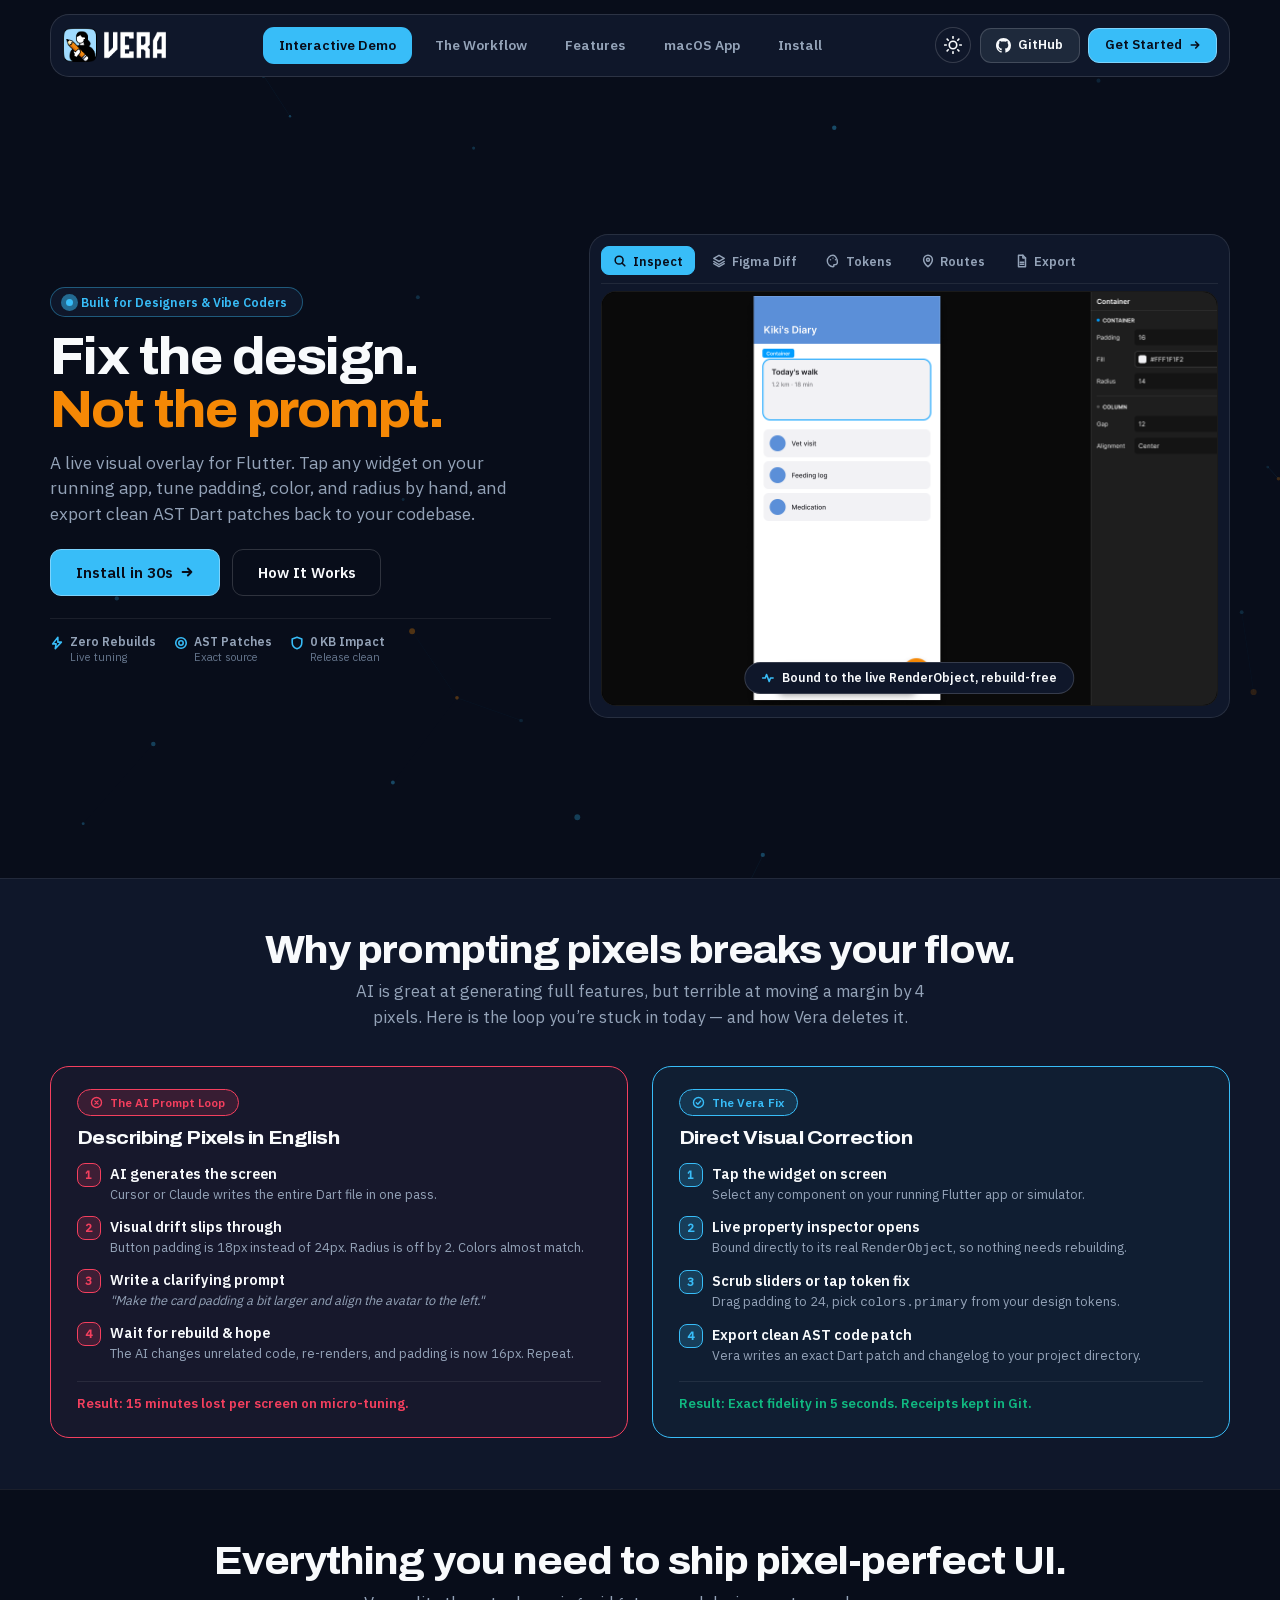
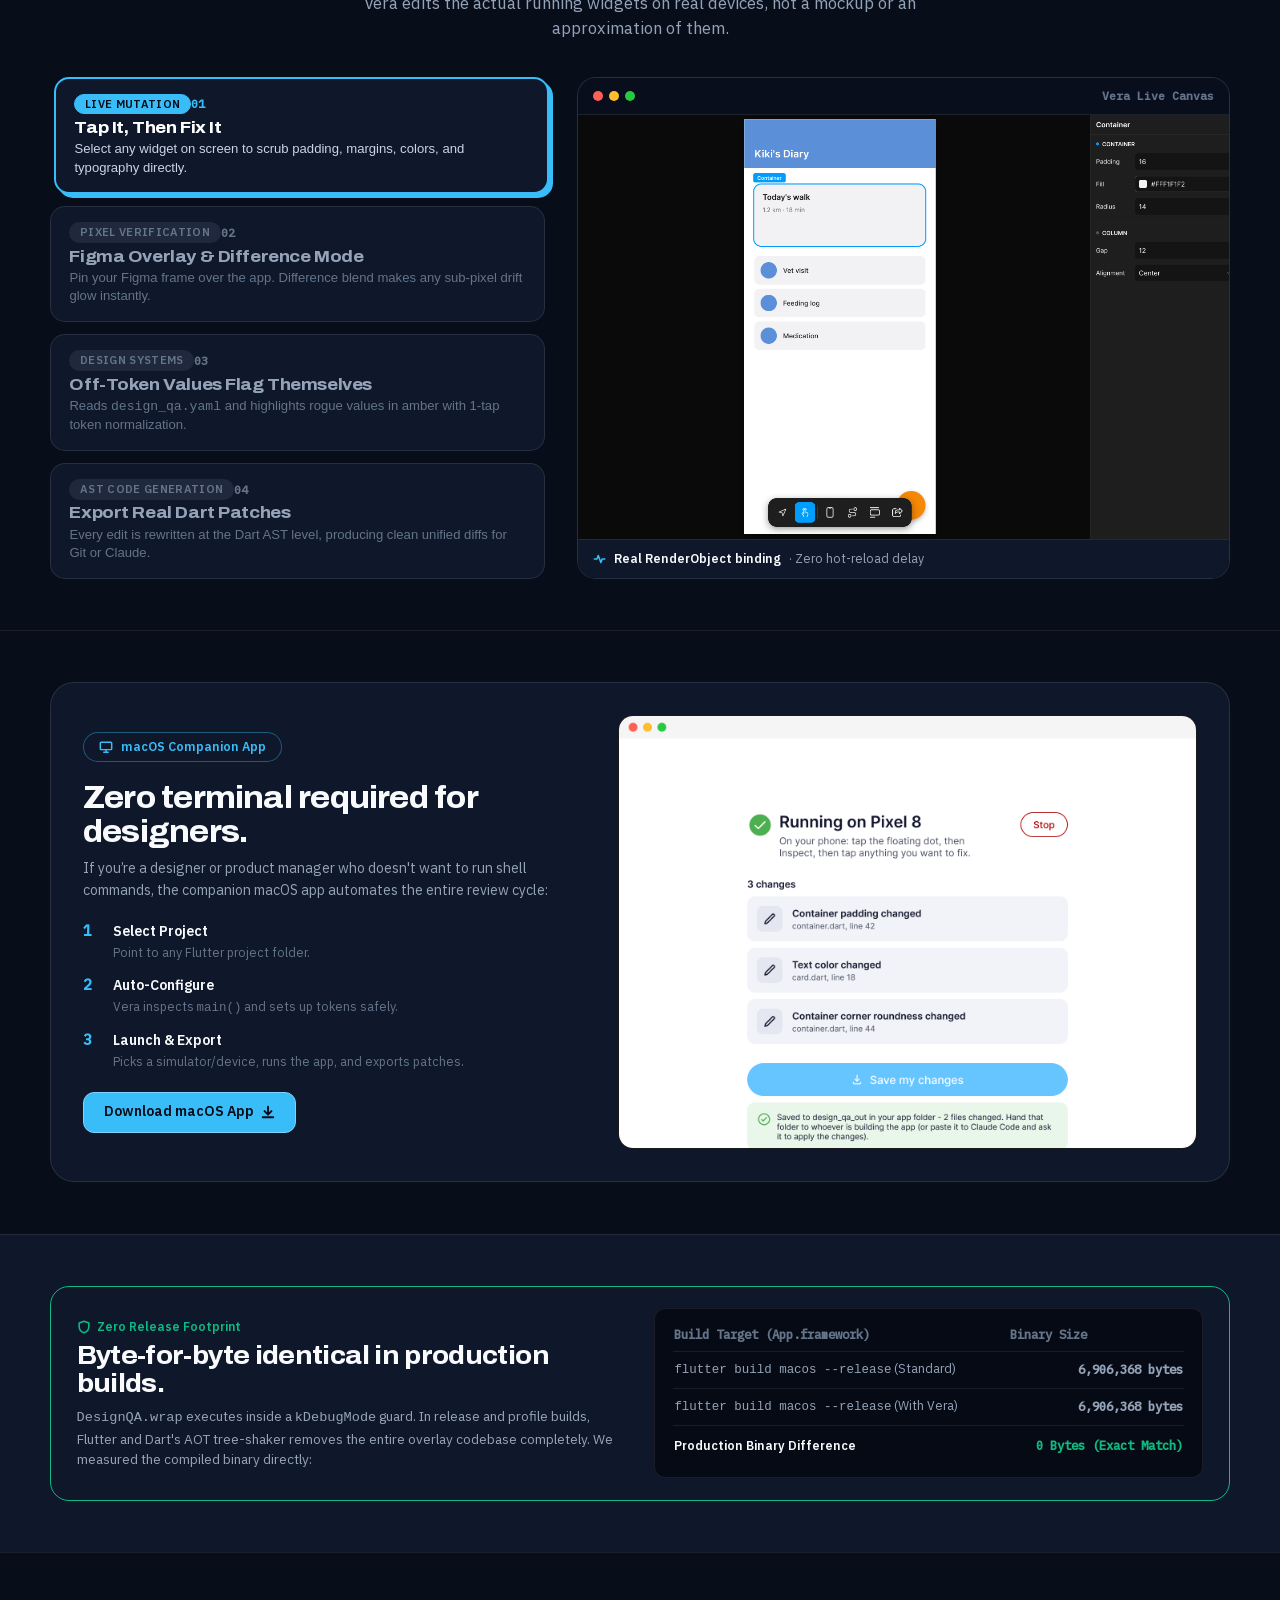
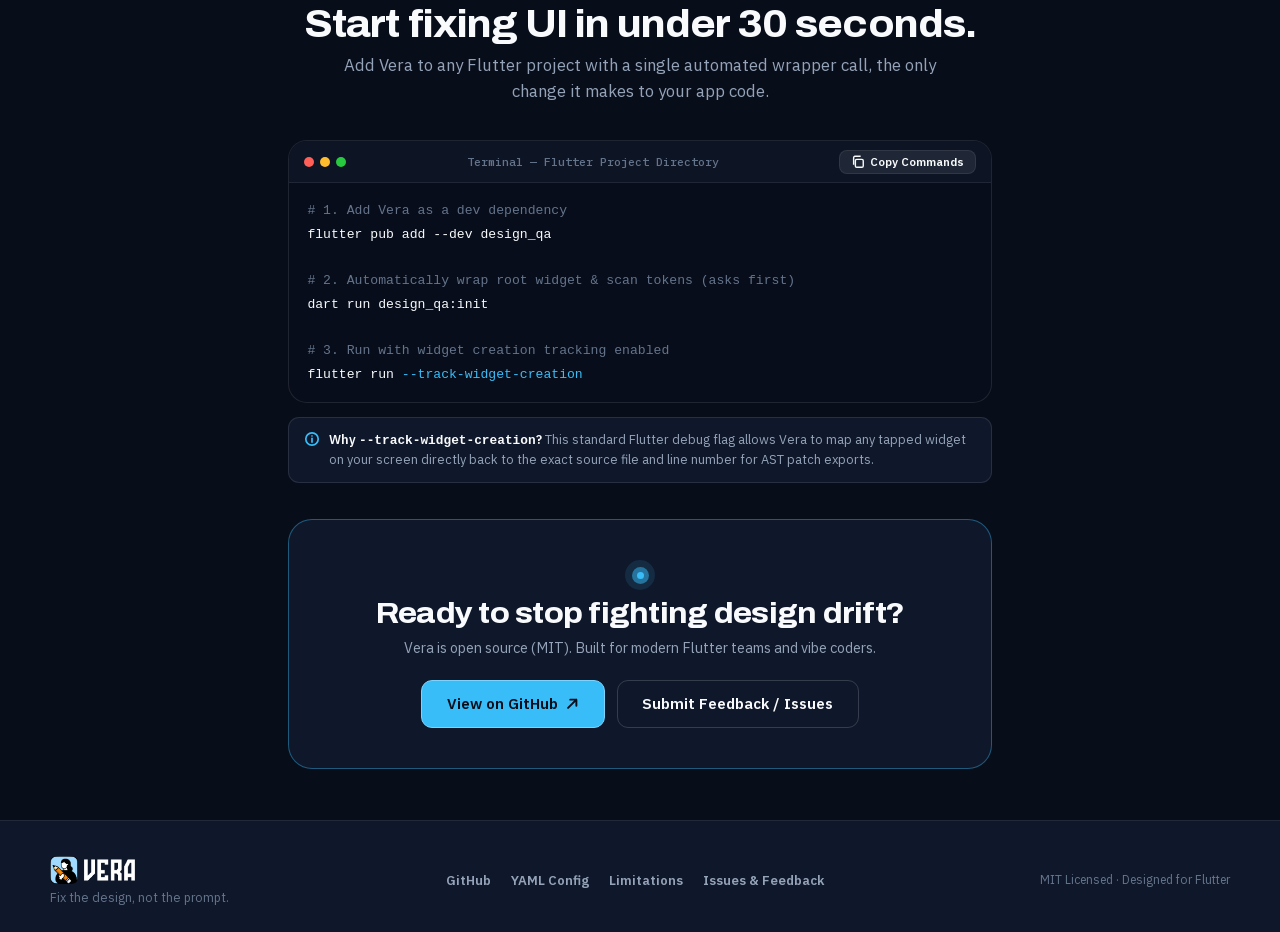
<file: docs/index.html>
<!DOCTYPE html>
<html lang="en" data-theme="dark">
<head>
  <meta charset="utf-8">
  <meta name="viewport" content="width=device-width, initial-scale=1">
  <title>Vera — Fix the Design, Not the Prompt | Flutter Design QA</title>
  <meta name="description" content="A live visual overlay for Flutter. Tap any widget on a running app, correct design drift by hand, and export real AST Dart patches. Built for designers and vibe coders.">

  <link rel="icon" href="favicon.ico" sizes="any">
  <link rel="apple-touch-icon" href="assets/img/apple-touch-icon.png">
  <meta name="theme-color" content="#080d1a" id="themeColorMeta">

  <!-- Open Graph / Social Meta -->
  <meta property="og:title" content="Vera — Fix the Design, Not the Prompt">
  <meta property="og:description" content="A live visual overlay for Flutter. Tap any widget on a running app, correct design drift by hand, and export real AST Dart patches.">
  <meta property="og:type" content="website">
  <meta property="og:url" content="https://ranjuravindran.github.io/vera_design_qa/">
  <meta property="og:image" content="https://ranjuravindran.github.io/vera_design_qa/assets/img/icon-512.png">
  <meta name="twitter:card" content="summary_large_image">

  <!-- Fonts & Stylesheet -->
  <link rel="preload" href="assets/fonts/archivo-var.woff2" as="font" type="font/woff2" crossorigin>
  <link rel="preload" href="assets/fonts/plexsans-400.woff2" as="font" type="font/woff2" crossorigin>
  <link rel="stylesheet" href="assets/site.css">
</head>
<body>

  <!-- Ambient Dynamic Canvas Shader -->
  <canvas id="ambientCanvas" class="ambient-canvas" aria-hidden="true"></canvas>

  <a class="skip-link" href="#main">Skip to main content</a>

  <!-- ================= TOP NAVIGATION (Squircle Slavic Bar) ================= -->
  <header class="site-header" id="header">
    <div class="shell header-shell">
      <a class="brand-link" href="#top" aria-label="Vera Home">
        <!-- Logo for Dark Mode (White) -->
        <img src="assets/img/vera-logo-white.png" alt="Vera" class="brand-logo logo-dark-theme" width="130" height="43">
        <!-- Logo for Light Mode (Dark) -->
        <img src="assets/img/vera-logo-dark.png" alt="Vera" class="brand-logo logo-light-theme" width="130" height="43">
      </a>

      <nav class="site-nav" aria-label="Primary Navigation">
        <a href="#top" class="nav-link is-active" aria-current="page">Interactive Demo</a>
        <a href="#comparison" class="nav-link">The Workflow</a>
        <a href="#features" class="nav-link">Features</a>
        <a href="#companion" class="nav-link">macOS App</a>
        <a href="#quickstart" class="nav-link">Install</a>
      </nav>

      <div class="header-actions">
        <!-- Light / Dark Theme Switcher Button -->
        <button class="theme-toggle-btn" id="themeToggle" type="button" aria-label="Toggle light and dark mode">
          <!-- Sun Icon (shown in dark mode) -->
          <svg class="sun-icon" width="18" height="18" viewBox="0 0 24 24" fill="none" stroke="currentColor" stroke-width="2.2" stroke-linecap="round" stroke-linejoin="round" aria-hidden="true">
            <circle cx="12" cy="12" r="5"></circle>
            <line x1="12" y1="1" x2="12" y2="3"></line>
            <line x1="12" y1="21" x2="12" y2="23"></line>
            <line x1="4.22" y1="4.22" x2="5.64" y2="5.64"></line>
            <line x1="18.36" y1="18.36" x2="19.78" y2="19.78"></line>
            <line x1="1" y1="12" x2="3" y2="12"></line>
            <line x1="21" y1="12" x2="23" y2="12"></line>
            <line x1="4.22" y1="19.78" x2="5.64" y2="18.36"></line>
            <line x1="18.36" y1="5.64" x2="19.78" y2="4.22"></line>
          </svg>
          <!-- Moon Icon (shown in light mode) -->
          <svg class="moon-icon" width="18" height="18" viewBox="0 0 24 24" fill="none" stroke="currentColor" stroke-width="2.2" stroke-linecap="round" stroke-linejoin="round" aria-hidden="true">
            <path d="M21 12.79A9 9 0 1 1 11.21 3 7 7 0 0 0 21 12.79z"></path>
          </svg>
        </button>

        <a class="btn btn-secondary btn-sm" href="https://github.com/ranjuravindran/vera_design_qa" target="_blank" rel="noopener noreferrer">
          <svg width="15" height="15" viewBox="0 0 16 16" fill="currentColor" aria-hidden="true">
            <path d="M8 0C3.58 0 0 3.58 0 8c0 3.54 2.29 6.53 5.47 7.59.4.07.55-.17.55-.38 0-.19-.01-.82-.01-1.49-2.01.37-2.53-.49-2.69-.94-.09-.23-.48-.94-.82-1.13-.28-.15-.68-.52-.01-.53.63-.01 1.08.58 1.23.82.72 1.21 1.87.87 2.33.66.07-.52.28-.87.51-1.07-1.78-.2-3.64-.89-3.64-3.95 0-.87.31-1.59.82-2.15-.08-.2-.36-1.02.08-2.12 0 0 .67-.21 2.2.82.64-.18 1.32-.27 2-.27.68 0 1.36.09 2 .27 1.53-1.04 2.2-.82 2.2-.82.44 1.1.16 1.92.08 2.12.51.56.82 1.27.82 2.15 0 3.07-1.87 3.75-3.65 3.95.29.25.54.73.54 1.48 0 1.07-.01 1.93-.01 2.2 0 .21.15.46.55.38A8.013 8.013 0 0 0 16 8c0-4.42-3.58-8-8-8z"/>
          </svg>
          <span>GitHub</span>
        </a>
        <a class="btn btn-primary btn-sm" href="#quickstart">
          <span>Get Started</span>
          <svg width="12" height="12" viewBox="0 0 16 16" fill="none" aria-hidden="true">
            <path d="M3 8h10M9 4l4 4-4 4" stroke="currentColor" stroke-width="2.2" stroke-linecap="round" stroke-linejoin="round"/>
          </svg>
        </a>
      </div>
    </div>
  </header>

  <main id="main">

    <!-- ================= TRUE ONE-FOLD SPLIT HERO SECTION ================= -->
    <section class="hero hero-one-fold" id="top">
      <div class="shell">
        <div class="hero-split-grid">
          
          <!-- Left Column: Copy & Actions -->
          <div class="hero-col-copy">
            <div class="pill-badge">
              <span class="pulse-dot" aria-hidden="true"></span>
              <span>Built for Designers & Vibe Coders</span>
            </div>

            <h1 class="hero-title">
              Fix the design.<br>
              <span class="hero-highlight">Not the prompt.</span>
            </h1>

            <p class="hero-subtitle">
              A live visual overlay for Flutter. Tap any widget on your running app, tune padding, color, and radius by hand, and export clean AST Dart patches back to your codebase.
            </p>

            <div class="hero-cta-group">
              <a class="btn btn-primary btn-lg magnetic-btn" href="#quickstart">
                <span>Install in 30s</span>
                <svg width="14" height="14" viewBox="0 0 16 16" fill="none" aria-hidden="true">
                  <path d="M3 8h10M9 4l4 4-4 4" stroke="currentColor" stroke-width="2.2" stroke-linecap="round" stroke-linejoin="round"/>
                </svg>
              </a>
              <a class="btn btn-ghost btn-lg" href="#comparison">
                <span>How It Works</span>
              </a>
            </div>

            <div class="hero-stats">
              <div class="stat-item">
                <svg class="stat-icon" viewBox="0 0 16 16" fill="none" stroke="currentColor" stroke-width="1.8" stroke-linecap="round" stroke-linejoin="round" aria-hidden="true"><path d="M9 1.5 3 9h4l-1 5.5L13 7H9z"/></svg>
                <span class="stat-text"><strong>Zero Rebuilds</strong><span class="stat-sub">Live tuning</span></span>
              </div>
              <div class="stat-item">
                <svg class="stat-icon" viewBox="0 0 16 16" fill="none" stroke="currentColor" stroke-width="1.8" aria-hidden="true"><circle cx="8" cy="8" r="6"/><circle cx="8" cy="8" r="2.5"/></svg>
                <span class="stat-text"><strong>AST Patches</strong><span class="stat-sub">Exact source</span></span>
              </div>
              <div class="stat-item">
                <svg class="stat-icon" viewBox="0 0 16 16" fill="none" stroke="currentColor" stroke-width="1.8" stroke-linejoin="round" aria-hidden="true"><path d="M8 1.5 13.5 3.5v4c0 4-2.5 6.3-5.5 7-3-.7-5.5-3-5.5-7v-4z"/></svg>
                <span class="stat-text"><strong>0 KB Impact</strong><span class="stat-sub">Release clean</span></span>
              </div>
            </div>
          </div>

          <!-- Right Column: Interactive Showcase Window -->
          <div class="hero-col-showcase">
            <div class="showcase-container tilt-card" data-tilt="4">
              
              <!-- Interactive Tab Bar -->
              <div class="showcase-tabs" role="tablist" aria-label="Showcase Tabs">
                <button class="tab-btn is-active" role="tab" aria-selected="true" data-target="tab-inspect" id="btn-inspect">
                  <svg class="tab-icon" viewBox="0 0 16 16" fill="none" stroke="currentColor" stroke-width="1.8" stroke-linecap="round" aria-hidden="true"><circle cx="7" cy="7" r="4.5"/><path d="M13.5 13.5 10.5 10.5"/></svg>
                  <span class="tab-name">Inspect</span>
                </button>
                <button class="tab-btn" role="tab" aria-selected="false" data-target="tab-diff" id="btn-diff">
                  <svg class="tab-icon" viewBox="0 0 16 16" fill="none" stroke="currentColor" stroke-width="1.6" stroke-linejoin="round" aria-hidden="true"><path d="M8 1.5 14 5 8 8.5 2 5z"/><path d="M2 8.5 8 12l6-3.5" stroke-linecap="round"/><path d="M2 11 8 14.5 14 11" stroke-linecap="round"/></svg>
                  <span class="tab-name">Figma Diff</span>
                </button>
                <button class="tab-btn" role="tab" aria-selected="false" data-target="tab-tokens" id="btn-tokens">
                  <svg class="tab-icon" viewBox="0 0 16 16" fill="none" stroke="currentColor" stroke-width="1.6" stroke-linejoin="round" aria-hidden="true"><path d="M8 1.5a6.5 6.5 0 1 0 0 13c.9 0 1.4-.7.9-1.4-.3-.4-.1-1 .4-1h1.2a2.5 2.5 0 0 0 2.5-2.5c0-4.2-2.6-8.1-5-8.1z"/><circle cx="5.2" cy="6.5" r=".8" fill="currentColor" stroke="none"/><circle cx="8" cy="4.7" r=".8" fill="currentColor" stroke="none"/><circle cx="10.8" cy="6.5" r=".8" fill="currentColor" stroke="none"/></svg>
                  <span class="tab-name">Tokens</span>
                </button>
                <button class="tab-btn" role="tab" aria-selected="false" data-target="tab-route" id="btn-route">
                  <svg class="tab-icon" viewBox="0 0 16 16" fill="none" stroke="currentColor" stroke-width="1.7" stroke-linecap="round" stroke-linejoin="round" aria-hidden="true"><path d="M8 14.5s5-4.2 5-8a5 5 0 1 0-10 0c0 3.8 5 8 5 8z"/><circle cx="8" cy="6.5" r="1.7"/></svg>
                  <span class="tab-name">Routes</span>
                </button>
                <button class="tab-btn" role="tab" aria-selected="false" data-target="tab-export" id="btn-export">
                  <svg class="tab-icon" viewBox="0 0 16 16" fill="none" stroke="currentColor" stroke-width="1.7" stroke-linecap="round" stroke-linejoin="round" aria-hidden="true"><path d="M4 1.5h5l3 3v10H4z"/><path d="M9 1.5v3h3"/><path d="M6 9.5h4M6 11.8h4"/></svg>
                  <span class="tab-name">Export</span>
                </button>
              </div>

              <!-- Window Frame (Authentic Native Frame) -->
              <div class="window-frame">
                <div class="window-body">
                  <!-- Panel 1: Inspect -->
                  <div class="tab-panel is-active" id="tab-inspect" role="tabpanel" aria-labelledby="btn-inspect">
                    <div class="canvas-image-wrap">
                      <img src="assets/img/inspect.png" alt="Vera Live Inspection Mode" width="2656" height="1660" loading="eager" decoding="async">
                      <div class="canvas-annotation-badge">
                        <svg viewBox="0 0 16 16" fill="none" stroke="currentColor" stroke-width="1.8" stroke-linecap="round" stroke-linejoin="round" aria-hidden="true"><path d="M1.5 8h3l1.5-4 3 8 1.5-4h3"/></svg>
                        <span>Bound to the live RenderObject, rebuild-free</span>
                      </div>
                    </div>
                  </div>

                  <!-- Panel 2: Difference Blend -->
                  <div class="tab-panel" id="tab-diff" role="tabpanel" aria-labelledby="btn-diff">
                    <div class="canvas-image-wrap diff-interactive-wrap">
                      <div class="diff-stage" id="diffStage">
                        <img class="layer-base" src="assets/img/diff-a.webp" alt="Running app screen" width="1600" height="1075" decoding="async">
                        <img class="layer-top" src="assets/img/diff-b.webp" alt="Figma difference subtraction layer" width="1600" height="1075" decoding="async">
                      </div>
                      <div class="diff-toolbar">
                        <div class="diff-control-group">
                          <span class="diff-tag">Build</span>
                          <input class="diff-slider" type="range" min="0" max="100" value="40" id="diffSlider" aria-label="Difference intensity scrubber">
                          <span class="diff-tag">Figma Diff</span>
                          <span class="diff-readout" id="diffPercent">40%</span>
                        </div>
                        <p class="diff-hint">Scrub: matching pixels cancel, drift glows.</p>
                      </div>
                    </div>
                  </div>

                  <!-- Panel 3: Tokens -->
                  <div class="tab-panel" id="tab-tokens" role="tabpanel" aria-labelledby="btn-tokens">
                    <div class="canvas-image-wrap">
                      <img src="assets/img/tokens.png" alt="Vera design system token linting" width="1600" height="1000" loading="lazy" decoding="async">
                      <div class="canvas-annotation-badge">
                        <svg viewBox="0 0 16 16" fill="none" stroke="currentColor" stroke-width="1.6" stroke-linejoin="round" aria-hidden="true"><path d="M8 1.5a6.5 6.5 0 1 0 0 13c.9 0 1.4-.7.9-1.4-.3-.4-.1-1 .4-1h1.2a2.5 2.5 0 0 0 2.5-2.5c0-4.2-2.6-8.1-5-8.1z"/><circle cx="5.2" cy="6.5" r=".8" fill="currentColor" stroke="none"/><circle cx="8" cy="4.7" r=".8" fill="currentColor" stroke="none"/><circle cx="10.8" cy="6.5" r=".8" fill="currentColor" stroke="none"/></svg>
                        <span>Flags rogue values: <code>20px → spacing.lg (24)</code></span>
                      </div>
                    </div>
                  </div>

                  <!-- Panel 4: Routes -->
                  <div class="tab-panel" id="tab-route" role="tabpanel" aria-labelledby="btn-route">
                    <div class="canvas-image-wrap">
                      <img src="assets/img/route-jump.png" alt="Route jumper menu" width="2656" height="1660" loading="lazy" decoding="async">
                      <div class="canvas-annotation-badge">
                        <svg viewBox="0 0 16 16" fill="none" stroke="currentColor" stroke-width="1.7" stroke-linecap="round" stroke-linejoin="round" aria-hidden="true"><path d="M8 14.5s5-4.2 5-8a5 5 0 1 0-10 0c0 3.8 5 8 5 8z"/><circle cx="8" cy="6.5" r="1.7"/></svg>
                        <span>Jump to deep screens with mock arguments</span>
                      </div>
                    </div>
                  </div>

                  <!-- Panel 5: Export -->
                  <div class="tab-panel" id="tab-export" role="tabpanel" aria-labelledby="btn-export">
                    <div class="canvas-image-wrap">
                      <img src="assets/img/export.png" alt="Vera Companion App recording modifications" width="1600" height="1000" loading="lazy" decoding="async">
                      <div class="canvas-annotation-badge">
                        <svg viewBox="0 0 16 16" fill="none" stroke="currentColor" stroke-width="1.7" stroke-linecap="round" stroke-linejoin="round" aria-hidden="true"><path d="M8 1.5 14 4.5v7L8 14.5 2 11.5v-7z"/><path d="M2 4.5 8 7.5l6-3M8 7.5v7"/></svg>
                        <span>Clean AST patches written to <code>design_qa_out/</code></span>
                      </div>
                    </div>
                  </div>
                </div>
              </div>

            </div>
          </div>

        </div>
      </div>
    </section>

    <!-- ================= THE PROMPT LOOP VS VERA ================= -->
    <section class="section comparison-section" id="comparison">
      <div class="shell">
        <div class="section-header text-center">
          <h2 class="section-title">Why prompting pixels breaks your flow.</h2>
          <p class="section-desc">
            AI is great at generating full features, but terrible at moving a margin by 4 pixels. 
            Here is the loop you’re stuck in today — and how Vera deletes it.
          </p>
        </div>

        <div class="comparison-grid">
          <!-- The Painful Prompt Loop -->
          <div class="compare-card card-pain tilt-card" data-tilt="3">
            <div class="card-status-badge badge-pain">
              <svg viewBox="0 0 16 16" fill="none" stroke="currentColor" stroke-width="1.7" stroke-linecap="round" aria-hidden="true"><circle cx="8" cy="8" r="6.2"/><path d="M6 6l4 4M10 6l-4 4"/></svg>
              The AI Prompt Loop
            </div>
            <h3 class="compare-card-title">Describing Pixels in English</h3>
            
            <ol class="compare-steps">
              <li class="compare-step">
                <span class="step-num">1</span>
                <div>
                  <strong>AI generates the screen</strong>
                  <p>Cursor or Claude writes the entire Dart file in one pass.</p>
                </div>
              </li>
              <li class="compare-step">
                <span class="step-num">2</span>
                <div>
                  <strong>Visual drift slips through</strong>
                  <p>Button padding is 18px instead of 24px. Radius is off by 2. Colors almost match.</p>
                </div>
              </li>
              <li class="compare-step">
                <span class="step-num">3</span>
                <div>
                  <strong>Write a clarifying prompt</strong>
                  <p><em>"Make the card padding a bit larger and align the avatar to the left."</em></p>
                </div>
              </li>
              <li class="compare-step">
                <span class="step-num">4</span>
                <div>
                  <strong>Wait for rebuild & hope</strong>
                  <p>The AI changes unrelated code, re-renders, and padding is now 16px. Repeat.</p>
                </div>
              </li>
            </ol>
            <div class="compare-footer pain-footer">
              Result: 15 minutes lost per screen on micro-tuning.
            </div>
          </div>

          <!-- The Vera Solution -->
          <div class="compare-card card-vera tilt-card" data-tilt="3">
            <div class="card-status-badge badge-vera">
              <svg viewBox="0 0 16 16" fill="none" stroke="currentColor" stroke-width="1.7" stroke-linecap="round" stroke-linejoin="round" aria-hidden="true"><circle cx="8" cy="8" r="6.2"/><path d="M5.3 8.2l1.9 1.9 3.5-4"/></svg>
              The Vera Fix
            </div>
            <h3 class="compare-card-title">Direct Visual Correction</h3>

            <ol class="compare-steps">
              <li class="compare-step">
                <span class="step-num">1</span>
                <div>
                  <strong>Tap the widget on screen</strong>
                  <p>Select any component on your running Flutter app or simulator.</p>
                </div>
              </li>
              <li class="compare-step">
                <span class="step-num">2</span>
                <div>
                  <strong>Live property inspector opens</strong>
                  <p>Bound directly to its real <code>RenderObject</code>, so nothing needs rebuilding.</p>
                </div>
              </li>
              <li class="compare-step">
                <span class="step-num">3</span>
                <div>
                  <strong>Scrub sliders or tap token fix</strong>
                  <p>Drag padding to 24, pick <code>colors.primary</code> from your design tokens.</p>
                </div>
              </li>
              <li class="compare-step">
                <span class="step-num">4</span>
                <div>
                  <strong>Export clean AST code patch</strong>
                  <p>Vera writes an exact Dart patch and changelog to your project directory.</p>
                </div>
              </li>
            </ol>
            <div class="compare-footer vera-footer">
              Result: Exact fidelity in 5 seconds. Receipts kept in Git.
            </div>
          </div>
        </div>
      </div>
    </section>

    <!-- ================= INTERACTIVE FEATURE SPOTLIGHT ================= -->
    <section class="section features-section" id="features">
      <div class="shell">
        <div class="section-header text-center">
          <h2 class="section-title">Everything you need to ship pixel-perfect UI.</h2>
          <p class="section-desc">
            Vera edits the actual running widgets on real devices, not a mockup or an approximation of them.
          </p>
        </div>

        <div class="feature-spotlight-grid">
          <!-- Left: 4 Interactive Feature Tab Items -->
          <div class="feature-spotlight-list" role="tablist" aria-label="Feature Tabs">
            <button class="feature-item-btn is-active" role="tab" aria-selected="true" data-feature="feat-inspect" id="btn-feat-inspect">
              <div class="feat-item-header">
                <span class="feat-item-badge">Live Mutation</span>
                <span class="feat-item-num">01</span>
              </div>
              <h3 class="feat-item-title">Tap It, Then Fix It</h3>
              <p class="feat-item-desc">Select any widget on screen to scrub padding, margins, colors, and typography directly.</p>
            </button>

            <button class="feature-item-btn" role="tab" aria-selected="false" data-feature="feat-diff" id="btn-feat-diff">
              <div class="feat-item-header">
                <span class="feat-item-badge">Pixel Verification</span>
                <span class="feat-item-num">02</span>
              </div>
              <h3 class="feat-item-title">Figma Overlay & Difference Mode</h3>
              <p class="feat-item-desc">Pin your Figma frame over the app. Difference blend makes any sub-pixel drift glow instantly.</p>
            </button>

            <button class="feature-item-btn" role="tab" aria-selected="false" data-feature="feat-tokens" id="btn-feat-tokens">
              <div class="feat-item-header">
                <span class="feat-item-badge">Design Systems</span>
                <span class="feat-item-num">03</span>
              </div>
              <h3 class="feat-item-title">Off-Token Values Flag Themselves</h3>
              <p class="feat-item-desc">Reads <code>design_qa.yaml</code> and highlights rogue values in amber with 1-tap token normalization.</p>
            </button>

            <button class="feature-item-btn" role="tab" aria-selected="false" data-feature="feat-ast" id="btn-feat-ast">
              <div class="feat-item-header">
                <span class="feat-item-badge">AST Code Generation</span>
                <span class="feat-item-num">04</span>
              </div>
              <h3 class="feat-item-title">Export Real Dart Patches</h3>
              <p class="feat-item-desc">Every edit is rewritten at the Dart AST level, producing clean unified diffs for Git or Claude.</p>
            </button>
          </div>

          <!-- Right: Synchronized Feature Display Stage -->
          <div class="feature-spotlight-display">
            <div class="feature-display-frame tilt-card" data-tilt="2">
              <div class="feature-frame-header">
                <div class="window-controls">
                  <span class="dot dot-close"></span>
                  <span class="dot dot-minimize"></span>
                  <span class="dot dot-expand"></span>
                </div>
                <span class="feature-frame-title">Vera Live Canvas</span>
              </div>

              <div class="feature-frame-body">
                <div class="feature-panel is-active" id="feat-inspect" role="tabpanel" aria-labelledby="btn-feat-inspect">
                  <img src="assets/img/inspect.png" alt="Live property editing on container widget" width="2656" height="1660" loading="lazy">
                  <div class="feature-display-caption">
                    <span><svg viewBox="0 0 16 16" fill="none" stroke="currentColor" stroke-width="1.8" stroke-linecap="round" stroke-linejoin="round" aria-hidden="true"><path d="M1.5 8h3l1.5-4 3 8 1.5-4h3"/></svg> <strong>Real RenderObject binding</strong> · Zero hot-reload delay</span>
                  </div>
                </div>

                <div class="feature-panel" id="feat-diff" role="tabpanel" aria-labelledby="btn-feat-diff">
                  <img src="assets/img/figma-diff.png" alt="Figma reference overlay difference blend mode" width="2656" height="1660" loading="lazy">
                  <div class="feature-display-caption">
                    <span><svg viewBox="0 0 16 16" fill="none" stroke="currentColor" stroke-width="1.6" stroke-linejoin="round" aria-hidden="true"><path d="M8 1.5 14 5 8 8.5 2 5z"/><path d="M2 8.5 8 12l6-3.5" stroke-linecap="round"/><path d="M2 11 8 14.5 14 11" stroke-linecap="round"/></svg> <strong>Normal & Difference blend modes</strong> · Instant alignment verification</span>
                  </div>
                </div>

                <div class="feature-panel" id="feat-tokens" role="tabpanel" aria-labelledby="btn-feat-tokens">
                  <img src="assets/img/tokens.png" alt="Design system token linting" width="1600" height="1000" loading="lazy">
                  <div class="feature-display-caption">
                    <span><svg viewBox="0 0 16 16" fill="none" stroke="currentColor" stroke-width="1.6" stroke-linejoin="round" aria-hidden="true"><path d="M8 1.5a6.5 6.5 0 1 0 0 13c.9 0 1.4-.7.9-1.4-.3-.4-.1-1 .4-1h1.2a2.5 2.5 0 0 0 2.5-2.5c0-4.2-2.6-8.1-5-8.1z"/><circle cx="5.2" cy="6.5" r=".8" fill="currentColor" stroke="none"/><circle cx="8" cy="4.7" r=".8" fill="currentColor" stroke="none"/><circle cx="10.8" cy="6.5" r=".8" fill="currentColor" stroke="none"/></svg> <strong>One-tap token normalization</strong> · Enforces your design system</span>
                  </div>
                </div>

                <div class="feature-panel" id="feat-ast" role="tabpanel" aria-labelledby="btn-feat-ast">
                  <img src="assets/img/export.png" alt="AST code unified diff export" width="1600" height="1000" loading="lazy">
                  <div class="feature-display-caption">
                    <span><svg viewBox="0 0 16 16" fill="none" stroke="currentColor" stroke-width="1.7" stroke-linecap="round" stroke-linejoin="round" aria-hidden="true"><path d="M4 1.5h5l3 3v10H4z"/><path d="M9 1.5v3h3"/><path d="M6 9.5h4M6 11.8h4"/></svg> <strong>Clean unified diffs</strong> in <code>design_qa_out/</code></span>
                  </div>
                </div>
              </div>
            </div>
          </div>
        </div>
      </div>
    </section>

    <!-- ================= COMPANION APP SPOTLIGHT ================= -->
    <section class="section companion-section" id="companion">
      <div class="shell">
        <div class="companion-card tilt-card" data-tilt="3">
          <div class="companion-copy">
            <div class="pill-badge">
              <span class="badge-icon" aria-hidden="true"><svg viewBox="0 0 16 16" fill="none" stroke="currentColor" stroke-width="1.7" stroke-linecap="round" stroke-linejoin="round"><rect x="1.5" y="2.5" width="13" height="8.5" rx="1"/><path d="M5.5 14h5M8 11v3"/></svg></span>
              <span>macOS Companion App</span>
            </div>
            <h2 class="companion-title">Zero terminal required for designers.</h2>
            <p class="companion-desc">
              If you’re a designer or product manager who doesn't want to run shell commands, the companion macOS app automates the entire review cycle:
            </p>
            <div class="companion-steps">
              <div class="comp-step">
                <span class="comp-num">1</span>
                <div><strong>Select Project</strong><p>Point to any Flutter project folder.</p></div>
              </div>
              <div class="comp-step">
                <span class="comp-num">2</span>
                <div><strong>Auto-Configure</strong><p>Vera inspects <code>main()</code> and sets up tokens safely.</p></div>
              </div>
              <div class="comp-step">
                <span class="comp-num">3</span>
                <div><strong>Launch & Export</strong><p>Picks a simulator/device, runs the app, and exports patches.</p></div>
              </div>
            </div>
            <div class="companion-actions">
              <a class="btn btn-primary magnetic-btn" href="https://github.com/ranjuravindran/vera_design_qa" target="_blank" rel="noopener noreferrer">
                <span>Download macOS App</span>
                <svg width="14" height="14" viewBox="0 0 16 16" fill="none" aria-hidden="true">
                  <path d="M8 2v9M4 7l4 4 4-4M2 14h12" stroke="currentColor" stroke-width="2.2" stroke-linecap="round" stroke-linejoin="round"/>
                </svg>
              </a>
            </div>
          </div>

          <div class="companion-visual">
            <div class="companion-window">
              <img src="assets/img/companion-live-session.png" alt="Vera macOS Companion Live Session Review" width="1440" height="1200" loading="lazy">
            </div>
          </div>
        </div>
      </div>
    </section>

    <!-- ================= ZERO RELEASE IMPACT PROOF ================= -->
    <section class="section proof-section">
      <div class="shell">
        <div class="proof-card tilt-card" data-tilt="2">
          <div class="proof-content">
            <div class="proof-badge">
              <svg viewBox="0 0 16 16" fill="none" stroke="currentColor" stroke-width="1.8" stroke-linejoin="round" aria-hidden="true"><path d="M8 1.5 13.5 3.5v4c0 4-2.5 6.3-5.5 7-3-.7-5.5-3-5.5-7v-4z"/></svg>
              Zero Release Footprint
            </div>
            <h2>Byte-for-byte identical in production builds.</h2>
            <p>
              <code>DesignQA.wrap</code> executes inside a <code>kDebugMode</code> guard. In release and profile builds, Flutter and Dart's AOT tree-shaker removes the entire overlay codebase completely. 
              We measured the compiled binary directly:
            </p>
          </div>

          <div class="proof-table-wrap">
            <table class="proof-table">
              <thead>
                <tr>
                  <th>Build Target (App.framework)</th>
                  <th>Binary Size</th>
                </tr>
              </thead>
              <tbody>
                <tr>
                  <td><code>flutter build macos --release</code> (Standard)</td>
                  <td class="tabular">6,906,368 bytes</td>
                </tr>
                <tr>
                  <td><code>flutter build macos --release</code> (With Vera)</td>
                  <td class="tabular">6,906,368 bytes</td>
                </tr>
                <tr class="proof-highlight-row">
                  <td><strong>Production Binary Difference</strong></td>
                  <td class="tabular diff-zero"><strong>0 Bytes (Exact Match)</strong></td>
                </tr>
              </tbody>
            </table>
          </div>
        </div>
      </div>
    </section>

    <!-- ================= QUICKSTART / INSTALL ================= -->
    <section class="section quickstart-section" id="quickstart">
      <div class="shell">
        <div class="section-header text-center">
          <h2 class="section-title">Start fixing UI in under 30 seconds.</h2>
          <p class="section-desc">
            Add Vera to any Flutter project with a single automated wrapper call, the only change it makes to your app code.
          </p>
        </div>

        <div class="quickstart-box">
          <div class="terminal-card tilt-card" data-tilt="3">
            <div class="terminal-header">
              <div class="window-controls">
                <span class="dot dot-close"></span>
                <span class="dot dot-minimize"></span>
                <span class="dot dot-expand"></span>
              </div>
              <span class="terminal-title">Terminal — Flutter Project Directory</span>
              <button class="copy-button" id="copySnippetBtn" type="button" aria-label="Copy commands to clipboard">
                <svg width="14" height="14" viewBox="0 0 16 16" fill="none" aria-hidden="true">
                  <rect x="5" y="5" width="9" height="9" rx="1.5" stroke="currentColor" stroke-width="1.6"/>
                  <path d="M3 11V3a1.5 1.5 0 0 1 1.5-1.5H11" stroke="currentColor" stroke-width="1.6"/>
                </svg>
                <span id="copyText">Copy Commands</span>
              </button>
            </div>

            <pre class="terminal-code"><code id="codeSnippet"><span class="cmd-comment"># 1. Add Vera as a dev dependency</span>
<span class="cmd-line">flutter pub add --dev design_qa</span>

<span class="cmd-comment"># 2. Automatically wrap root widget & scan tokens (asks first)</span>
<span class="cmd-line">dart run design_qa:init</span>

<span class="cmd-comment"># 3. Run with widget creation tracking enabled</span>
<span class="cmd-line">flutter run <span class="cmd-flag">--track-widget-creation</span></span></code></pre>
          </div>

          <div class="quickstart-note">
            <svg class="note-icon" viewBox="0 0 16 16" fill="none" stroke="currentColor" stroke-width="1.7" stroke-linecap="round" stroke-linejoin="round" aria-hidden="true"><circle cx="8" cy="8" r="6.2"/><path d="M8 7.3v3.8"/><circle cx="8" cy="5" r=".2" fill="currentColor" stroke="currentColor" stroke-width="1.4"/></svg>
            <div class="note-body">
              <strong>Why <code>--track-widget-creation</code>?</strong>
              This standard Flutter debug flag allows Vera to map any tapped widget on your screen directly back to the exact source file and line number for AST patch exports.
            </div>
          </div>
        </div>

        <!-- Call to Action Banner -->
        <div class="cta-banner tilt-card" data-tilt="2">
          <div class="cta-pencil-badge" aria-hidden="true"><span class="pulse-dot"></span></div>
          <h3>Ready to stop fighting design drift?</h3>
          <p>Vera is open source (MIT). Built for modern Flutter teams and vibe coders.</p>
          <div class="cta-banner-actions">
            <a class="btn btn-primary btn-lg magnetic-btn" href="https://github.com/ranjuravindran/vera_design_qa" target="_blank" rel="noopener noreferrer">
              <span>View on GitHub</span>
              <svg width="14" height="14" viewBox="0 0 16 16" fill="none" aria-hidden="true">
                <path d="M6 3h7v7M13 3 3.5 12.5" stroke="currentColor" stroke-width="2.2" stroke-linecap="round" stroke-linejoin="round"/>
              </svg>
            </a>
            <a class="btn btn-ghost btn-lg" href="https://github.com/ranjuravindran/vera_design_qa/issues" target="_blank" rel="noopener noreferrer">
              <span>Submit Feedback / Issues</span>
            </a>
          </div>
        </div>
      </div>
    </section>

  </main>

  <!-- ================= FOOTER ================= -->
  <footer class="site-footer">
    <div class="shell footer-shell">
      <div class="footer-brand">
        <!-- Footer Dark Mode Logo -->
        <img src="assets/img/vera-logo-white.png" alt="Vera" width="100" height="33" class="footer-logo logo-dark-theme">
        <!-- Footer Light Mode Logo -->
        <img src="assets/img/vera-logo-dark.png" alt="Vera" width="100" height="33" class="footer-logo logo-light-theme">
        <p class="footer-tagline">Fix the design, not the prompt.</p>
      </div>

      <div class="footer-links">
        <a href="https://github.com/ranjuravindran/vera_design_qa" target="_blank" rel="noopener noreferrer">GitHub</a>
        <a href="https://github.com/ranjuravindran/vera_design_qa/blob/main/doc/design_qa_yaml_reference.md" target="_blank" rel="noopener noreferrer">YAML Config</a>
        <a href="https://github.com/ranjuravindran/vera_design_qa/blob/main/doc/limitations.md" target="_blank" rel="noopener noreferrer">Limitations</a>
        <a href="https://github.com/ranjuravindran/vera_design_qa/issues" target="_blank" rel="noopener noreferrer">Issues & Feedback</a>
      </div>

      <div class="footer-copy">
        <span>MIT Licensed · Designed for Flutter</span>
      </div>
    </div>
  </footer>

  <script src="assets/site.js" defer></script>
</body>
</html>
</file>
<file: docs/assets/site.css>
/* ============================================================
   VERA — Official Landing Page Stylesheet
   Subtle 1px Contextual Strokes, Matching Solid Shadows & Squircles
   ============================================================ */

/* ---------- Self-Hosted Fonts ---------- */
@font-face {
  font-family: 'Archivo';
  src: url('fonts/archivo-var.woff2') format('woff2');
  font-weight: 400 800;
  font-stretch: 75% 125%;
  font-style: normal;
  font-display: swap;
}
@font-face {
  font-family: 'Plex';
  src: url('fonts/plexsans-400.woff2') format('woff2');
  font-weight: 400;
  font-style: normal;
  font-display: swap;
}
@font-face {
  font-family: 'Plex';
  src: url('fonts/plexsans-600.woff2') format('woff2');
  font-weight: 600;
  font-style: normal;
  font-display: swap;
}
@font-face {
  font-family: 'PlexMono';
  src: url('fonts/plexmono-500.woff2') format('woff2');
  font-weight: 500;
  font-style: normal;
  font-display: swap;
}

/* ---------- Theme Color & Contextual Stroke Tokens ---------- */
:root,
[data-theme="dark"] {
  --bg-main: #080d1a;
  --bg-surface: #0f172a;
  --bg-card: #0f172a;
  --bg-card-hover: #162035;
  --bg-window-chrome: #090e1c;
  --bg-table-wrap: #060a14;
  --bg-terminal: #070d1a;

  /* Contextual 1px Strokes */
  --border-subtle: rgba(255, 255, 255, 0.08);
  --border-medium: rgba(255, 255, 255, 0.16);
  --border-card: rgba(255, 255, 255, 0.1);
  --border-focus: #38bdf8;
  --tilt-shadow-color: rgba(255, 255, 255, 0.16);

  /* Slavic Brand Palette */
  --vera-sky: #38bdf8;
  --vera-sky-hover: #0284c7;
  --vera-sunshine: #F58805;
  --vera-sunshine-text: #F58805;
  --vera-wood: #fef3c7;

  --signal: #38bdf8;
  --signal-glow: rgba(56, 189, 248, 0.35);
  
  --amber: #F58805;
  --emerald: #10b981;
  --rose: #f43f5e;

  --text-primary: #f8fafc;
  --text-secondary: #94a3b8;
  --text-muted: #64748b;
  --text-dim: #475569;

  --nav-bg: #0f172a;
  --nav-border: rgba(255, 255, 255, 0.12);
  --nav-active-bg: #38bdf8;
  --nav-active-text: #080d1a;

  --btn-sec-bg: #1e293b;
  --btn-sec-border: rgba(255, 255, 255, 0.16);
  --btn-sec-text: #f8fafc;

  --cta-bg: #0f172a;
  --cta-border: rgba(56, 189, 248, 0.4);
  --cta-title: #f8fafc;
  --cta-desc: #94a3b8;
}

[data-theme="light"] {
  --bg-main: #f8fafc;
  --bg-surface: #ffffff;
  --bg-card: #ffffff;
  --bg-card-hover: #f1f5f9;
  --bg-window-chrome: #f1f5f9;
  --bg-table-wrap: #ffffff;
  --bg-terminal: #0f172a;

  /* Contextual 1px Strokes */
  --border-subtle: #e2e8f0;
  --border-medium: #cbd5e1;
  --border-card: #e2e8f0;
  --border-focus: #0284c7;
  --tilt-shadow-color: #cbd5e1;

  /* Slavic Brand Palette */
  --vera-sky: #0284c7;
  --vera-sky-hover: #0369a1;
  --vera-sunshine: #F58805;
  --vera-sunshine-text: #F58805;
  --vera-wood: #fef3c7;

  --signal: #0284c7;
  --signal-glow: rgba(2, 132, 199, 0.25);
  
  --amber: #F58805;
  --emerald: #059669;
  --rose: #e11d48;

  --text-primary: #0f172a;
  --text-secondary: #475569;
  --text-muted: #64748b;
  --text-dim: #94a3b8;

  --nav-bg: #ffffff;
  --nav-border: #e2e8f0;
  --nav-active-bg: #0f172a;
  --nav-active-text: #ffffff;

  --btn-sec-bg: #ffffff;
  --btn-sec-border: #cbd5e1;
  --btn-sec-text: #0f172a;

  --cta-bg: #f0f9ff;
  --cta-border: #bae6fd;
  --cta-title: #0f172a;
  --cta-desc: #334155;
}

:root {
  --font-display: 'Archivo', system-ui, -apple-system, sans-serif;
  --font-body: 'Plex', system-ui, -apple-system, sans-serif;
  --font-mono: 'PlexMono', ui-monospace, 'SF Mono', Menlo, monospace;

  --shell-max: 1180px;
  /* Squircle Superellipse Radius System */
  --radius-xs: 8px;
  --radius-sm: 11px;
  --radius-md: 15px;
  --radius-lg: 19px;
  --radius-xl: 24px;
}

/* ---------- Corner Smoothing / Squircle Superellipse ---------- */
.site-header,
.btn,
.nav-link,
.showcase-container,
.window-frame,
.compare-card,
.feature-item-btn,
.feature-display-frame,
.companion-card,
.companion-window,
.proof-card,
.proof-table-wrap,
.terminal-card,
.quickstart-note,
.cta-banner,
.copy-button,
.tab-btn {
  -webkit-corner-smoothing: continuous;
  corner-smoothing: 100%;
  corner-shape: squircle;
}

/* ---------- Base & Reset ---------- */
*, *::before, *::after {
  box-sizing: border-box;
}

html {
  -webkit-text-size-adjust: 100%;
  scroll-behavior: smooth;
  transition: background-color 0.25s ease, color 0.25s ease;
}

body {
  margin: 0;
  background-color: var(--bg-main);
  color: var(--text-primary);
  font-family: var(--font-body);
  font-size: 0.96rem;
  line-height: 1.55;
  -webkit-font-smoothing: antialiased;
  text-rendering: optimizeLegibility;
  overflow-x: hidden;
  position: relative;
  transition: background-color 0.25s ease, color 0.25s ease;
}

.site-header,
main,
.site-footer {
  position: relative;
  z-index: 1;
}

/* ---------- Ambient Background Canvas Shader ---------- */
.ambient-canvas {
  position: fixed;
  inset: 0;
  width: 100vw;
  height: 100vh;
  pointer-events: none;
  z-index: 0;
  opacity: 0.75;
}

/* ---------- Dynamic Logo Switching ---------- */
[data-theme="dark"] .logo-light-theme { display: none !important; }
[data-theme="dark"] .logo-dark-theme { display: block !important; }
[data-theme="light"] .logo-dark-theme { display: none !important; }
[data-theme="light"] .logo-light-theme { display: block !important; }

img, video {
  max-width: 100%;
  display: block;
}

a {
  color: inherit;
  text-decoration: none;
}

h1, h2, h3, h4 {
  font-family: var(--font-display);
  color: var(--text-primary);
  margin: 0;
  line-height: 1.08;
  letter-spacing: -0.025em;
  font-variation-settings: 'wdth' 108, 'wght' 750;
}

p {
  margin: 0;
}

.shell {
  width: min(var(--shell-max), 100% - 2.5rem);
  margin-inline: auto;
}

.skip-link {
  position: absolute;
  top: -100px;
  left: 1rem;
  background: var(--signal);
  color: #fff;
  padding: 0.4rem 0.85rem;
  z-index: 1000;
  border-radius: var(--radius-xs);
  font-weight: 600;
  font-size: 0.85rem;
  transition: top 0.2s ease;
}
.skip-link:focus {
  top: 1rem;
}

:focus-visible {
  outline: 2px solid var(--signal);
  outline-offset: 2px;
}

/* ---------- Typography & Section Headers ---------- */
.text-center { text-align: center; }

.section-header {
  margin-bottom: 2.25rem;
}

.section-header.text-center .section-desc {
  margin-inline: auto;
  text-align: center;
}

.section-title {
  font-size: clamp(1.75rem, 3vw, 2.4rem);
  font-weight: 800;
  margin-bottom: 0.5rem;
}

.section-desc {
  font-size: clamp(0.92rem, 1.35vw, 1.05rem);
  color: var(--text-secondary);
  max-width: 38rem;
  line-height: 1.5;
}

.section {
  padding-block: clamp(2.5rem, 4vw, 4.25rem);
  position: relative;
}

/* ============================================================
   SQUIRCLE TOP NAVBAR (Subtle 1px Stroke)
   ============================================================ */
.site-header {
  position: sticky;
  top: 0.85rem;
  z-index: 100;
  width: min(var(--shell-max), calc(100% - 2rem));
  margin-inline: auto;
  border-radius: var(--radius-lg);
  background: var(--nav-bg);
  border: 1px solid var(--nav-border);
  transition: all 0.25s cubic-bezier(0.16, 1, 0.3, 1);
}

.header-shell {
  display: flex;
  align-items: center;
  justify-content: space-between;
  padding: 0.75rem 0.75rem;
  min-height: 60px;
  width: 100%;
}

.brand-link {
  display: flex;
  align-items: center;
  padding-left: 0;
  margin: 0;
}

.brand-logo {
  height: 34px;
  width: auto;
  object-fit: contain;
  display: block;
}

.site-nav {
  display: flex;
  align-items: center;
  gap: 0.4rem;
}

/* Solid Fill Squircle Menu */
.nav-link {
  font-size: 0.86rem;
  font-weight: 600;
  color: var(--text-secondary);
  padding: 0.48rem 1rem;
  border-radius: var(--radius-sm);
  transition: all 0.18s ease;
  position: relative;
  display: inline-flex;
  align-items: center;
  justify-content: center;
}

.nav-link:hover {
  color: var(--text-primary);
  background: rgba(255, 255, 255, 0.08);
}
[data-theme="light"] .nav-link:hover {
  background: rgba(15, 23, 42, 0.05);
}

/* Solid Fill Active State */
.nav-link.is-active,
.nav-link[aria-current="page"] {
  color: var(--nav-active-text) !important;
  background: var(--nav-active-bg) !important;
  font-weight: 700;
}

.header-actions {
  display: flex;
  align-items: center;
  gap: 0.55rem;
}

/* ---------- Squircle Buttons (Contextual Solid Shadows) ---------- */
.btn {
  display: inline-flex;
  align-items: center;
  justify-content: center;
  gap: 0.45rem;
  font-family: var(--font-body);
  font-weight: 700;
  font-size: 0.88rem;
  padding: 0.55rem 1.25rem;
  border-radius: var(--radius-sm);
  cursor: pointer;
  transition: transform 0.18s ease, box-shadow 0.18s ease, background 0.18s ease, border-color 0.18s ease;
  white-space: nowrap;
  position: relative;
}

.btn-sm {
  font-size: 0.82rem;
  padding: 0.38rem 0.95rem;
}

.btn-lg {
  font-size: 0.94rem;
  padding: 0.68rem 1.55rem;
}

.btn-primary {
  background: var(--signal);
  color: #080d1a;
  border: 1px solid #7dd3fc;
}
[data-theme="light"] .btn-primary {
  background: #0284c7;
  color: #ffffff;
  border: 1px solid #034a75;
}

/* Hover, Focus, Active: Keep EXACT same background, adjust solid shadow tone */
.btn-primary:hover,
.btn-primary:focus-visible {
  background: var(--signal);
  border-color: #7dd3fc;
  box-shadow: 3px 3px 0 #7dd3fc;
  transform: translate(-1.5px, -1.5px);
}
[data-theme="light"] .btn-primary:hover,
[data-theme="light"] .btn-primary:focus-visible {
  background: #0284c7;
  border-color: #034a75;
  box-shadow: 3px 3px 0 #034a75;
  transform: translate(-1.5px, -1.5px);
}

.btn-primary:active {
  background: var(--signal);
  border-color: #7dd3fc;
  box-shadow: 1px 1px 0 #7dd3fc;
  transform: translate(1px, 1px);
}
[data-theme="light"] .btn-primary:active {
  background: #0284c7;
  border-color: #034a75;
  box-shadow: 1px 1px 0 #034a75;
  transform: translate(1px, 1px);
}

.btn-secondary {
  background: var(--btn-sec-bg);
  color: var(--btn-sec-text);
  border: 1px solid var(--btn-sec-border);
}
.btn-secondary:hover {
  background: #334155;
  box-shadow: 3px 3px 0 var(--btn-sec-border);
  transform: translate(-1.5px, -1.5px);
}
[data-theme="light"] .btn-secondary:hover {
  background: #f8fafc;
  border-color: #94a3b8;
  box-shadow: 3px 3px 0 #94a3b8;
  transform: translate(-1.5px, -1.5px);
}
.btn-secondary:active {
  box-shadow: 1px 1px 0 var(--btn-sec-border);
  transform: translate(1px, 1px);
}

.btn-ghost {
  background: transparent;
  color: var(--text-primary);
  border: 1px solid var(--border-medium);
}
.btn-ghost:hover {
  background: rgba(255, 255, 255, 0.08);
  border-color: var(--text-primary);
  box-shadow: 3px 3px 0 var(--text-primary);
  transform: translate(-1.5px, -1.5px);
}
[data-theme="light"] .btn-ghost {
  border-color: #cbd5e1;
  background: #ffffff;
}
[data-theme="light"] .btn-ghost:hover {
  border-color: #0f172a;
  box-shadow: 3px 3px 0 #0f172a;
  transform: translate(-1.5px, -1.5px);
}
.btn-ghost:active {
  box-shadow: 1px 1px 0 var(--border-medium);
  transform: translate(1px, 1px);
}

/* ---------- Theme Switcher Button (Circle) ---------- */
.theme-toggle-btn {
  display: inline-flex;
  align-items: center;
  justify-content: center;
  width: 36px;
  height: 36px;
  border-radius: 50%;
  background: var(--bg-surface);
  border: 1px solid var(--border-medium);
  color: var(--text-primary);
  cursor: pointer;
  transition: transform 0.18s ease, box-shadow 0.18s ease, border-color 0.18s ease;
  flex-shrink: 0;
}
.theme-toggle-btn:hover {
  box-shadow: 2px 2px 0 var(--border-medium);
  transform: translate(-1px, -1px);
}
.theme-toggle-btn:active {
  box-shadow: 0 0 0 transparent;
  transform: translate(1px, 1px);
}

[data-theme="dark"] .moon-icon { display: none; }
[data-theme="dark"] .sun-icon { display: block; }
[data-theme="light"] .sun-icon { display: none; }
[data-theme="light"] .moon-icon { display: block; }

/* ---------- 3D Tilt Card Effects (Contextual Solid 3D Shadows) ---------- */
.tilt-card {
  transition: transform 0.2s cubic-bezier(0.16, 1, 0.3, 1), box-shadow 0.2s cubic-bezier(0.16, 1, 0.3, 1), border-color 0.2s ease;
  transform-style: preserve-3d;
  perspective: 1000px;
}

/* ================= TRUE ONE-FOLD SPLIT HERO ================= */
.hero-one-fold {
  min-height: calc(100vh - 85px);
  display: flex;
  align-items: center;
  justify-content: center;
  padding-block: 2.25rem 1.5rem;
  position: relative;
}

.hero-split-grid {
  display: grid;
  grid-template-columns: 1fr 1.28fr;
  gap: clamp(1.5rem, 3vw, 2.5rem);
  align-items: center;
  width: 100%;
}

.hero-col-copy {
  text-align: left;
}

/* Brand Badge */
.pill-badge {
  display: inline-flex;
  align-items: center;
  gap: 0.5rem;
  background: var(--bg-surface);
  border: 1px solid rgba(56, 189, 248, 0.4);
  color: var(--vera-sky);
  font-size: 0.78rem;
  font-weight: 700;
  padding: 0.28rem 0.95rem;
  border-radius: 999px;
  margin-bottom: 0.85rem;
}
[data-theme="light"] .pill-badge {
  background: #f0f9ff;
  border: 1px solid #bae6fd;
  color: #0369a1;
}

.badge-icon {
  display: inline-flex;
  width: 14px;
  height: 14px;
  flex-shrink: 0;
}

/* Live-status dot: a solid center with a soft ring that expands and fades,
   used in place of a static icon wherever the badge should read as "live". */
.pulse-dot {
  position: relative;
  display: inline-flex;
  width: 7px;
  height: 7px;
  flex-shrink: 0;
  border-radius: 50%;
  background: var(--signal);
}
.pulse-dot::before {
  content: '';
  position: absolute;
  inset: -5px;
  border-radius: 50%;
  background: var(--signal);
  opacity: 0.5;
  animation: pulseDot 1.8s cubic-bezier(0.4, 0, 0.6, 1) infinite;
}
@keyframes pulseDot {
  0% { transform: scale(0.5); opacity: 0.5; }
  70%, 100% { transform: scale(2.1); opacity: 0; }
}

.hero-title {
  font-size: clamp(2.1rem, 4vw, 3.25rem);
  font-weight: 800;
  line-height: 1.04;
  margin-bottom: 0.75rem;
  letter-spacing: -0.03em;
}

/* Happy Bright Yellow/Gold Hero Highlight */
.hero-highlight {
  color: var(--vera-sunshine);
}
[data-theme="light"] .hero-highlight {
  color: var(--vera-sunshine-text);
}

.hero-subtitle {
  font-size: clamp(0.94rem, 1.35vw, 1.08rem);
  color: var(--text-secondary);
  line-height: 1.5;
  margin-bottom: 1.35rem;
  max-width: 32rem;
}

.hero-cta-group {
  display: flex;
  align-items: center;
  gap: 0.75rem;
  flex-wrap: wrap;
  margin-bottom: 1.35rem;
}

.hero-stats {
  display: flex;
  align-items: flex-start;
  gap: 1.1rem;
  flex-wrap: wrap;
  font-size: 0.76rem;
  color: var(--text-muted);
  border-top: 1px solid var(--border-subtle);
  padding-top: 0.95rem;
}

.stat-item {
  display: flex;
  align-items: flex-start;
  gap: 0.4rem;
  flex-shrink: 0;
  white-space: nowrap;
}
.stat-item strong {
  color: var(--text-secondary);
}
.stat-text {
  display: flex;
  flex-direction: column;
  line-height: 1.35;
}
.stat-sub {
  font-size: 0.92em;
}
.stat-icon {
  width: 14px;
  height: 14px;
  margin-top: 0.15rem;
  flex-shrink: 0;
  color: var(--signal);
}

/* ---------- Showcase Container with Contextual Stroke ---------- */
.hero-col-showcase {
  width: 100%;
}

.showcase-container {
  background: var(--bg-surface);
  border: 1px solid var(--border-card);
  border-radius: var(--radius-lg);
  padding: 0.7rem;
  --tilt-shadow-color: var(--signal);
}

.showcase-tabs {
  display: flex;
  align-items: center;
  justify-content: flex-start;
  gap: 0.3rem;
  overflow-x: auto;
  padding-bottom: 0.5rem;
  margin-bottom: 0.45rem;
  border-bottom: 1px solid var(--border-subtle);
  scrollbar-width: none;
}
.showcase-tabs::-webkit-scrollbar { display: none; }

.tab-icon {
  width: 14px;
  height: 14px;
  flex-shrink: 0;
}

.tab-btn {
  display: inline-flex;
  align-items: center;
  gap: 0.35rem;
  background: transparent;
  border: 1px solid transparent;
  color: var(--text-secondary);
  font-family: var(--font-body);
  font-size: 0.78rem;
  font-weight: 700;
  padding: 0.35rem 0.7rem;
  border-radius: var(--radius-xs);
  cursor: pointer;
  white-space: nowrap;
  transition: all 0.18s ease;
}
.tab-btn:hover {
  color: var(--text-primary);
  background: rgba(255, 255, 255, 0.08);
}
[data-theme="light"] .tab-btn:hover {
  background: rgba(15, 23, 42, 0.06);
}
.tab-btn.is-active {
  color: #080d1a;
  background: var(--signal);
  border-color: var(--signal);
}
[data-theme="light"] .tab-btn.is-active {
  background: #0f172a;
  color: #ffffff;
  border-color: #0f172a;
}

.window-frame {
  background: #000;
  border-radius: var(--radius-md);
  overflow: hidden;
  border: 1px solid var(--border-card);
  display: flex;
  flex-direction: column;
}

.window-body {
  position: relative;
  background: #000;
  aspect-ratio: 16 / 10.75;
  width: 100%;
  overflow: hidden;
}

.tab-panel {
  display: none;
  width: 100%;
  height: 100%;
  position: absolute;
  inset: 0;
}
.tab-panel.is-active {
  display: block;
  animation: fadeInPanel 0.25s cubic-bezier(0.16, 1, 0.3, 1) forwards;
}

@keyframes fadeInPanel {
  from { opacity: 0; transform: scale(0.995); }
  to { opacity: 1; transform: scale(1); }
}

.canvas-image-wrap {
  position: relative;
  width: 100%;
  height: 100%;
  overflow: hidden;
}
.canvas-image-wrap img {
  width: 100%;
  height: 100%;
  object-fit: cover;
  object-position: top center;
}

.canvas-annotation-badge {
  position: absolute;
  bottom: 0.65rem;
  left: 50%;
  transform: translateX(-50%);
  background: var(--bg-surface);
  border: 1px solid var(--border-medium);
  border-radius: 999px;
  padding: 0.35rem 1rem;
  font-size: 0.76rem;
  font-weight: 600;
  color: var(--text-primary);
  white-space: nowrap;
  display: inline-flex;
  align-items: center;
  gap: 0.4rem;
}
.canvas-annotation-badge svg {
  width: 14px;
  height: 14px;
  flex-shrink: 0;
  color: var(--signal);
}
.canvas-annotation-badge code {
  font-family: var(--font-mono);
  color: var(--amber);
  background: rgba(245, 158, 11, 0.15);
  padding: 0.1rem 0.35rem;
  border-radius: 4px;
}

/* ---------- Difference Slider Interactive Stage ---------- */
.diff-interactive-wrap {
  display: flex;
  flex-direction: column;
  height: 100%;
  width: 100%;
}

.diff-stage {
  position: relative;
  flex: 1 1 auto;
  min-height: 0;
  background: #000;
  overflow: hidden;
  isolation: isolate;
}
.diff-stage img {
  position: absolute;
  inset: 0;
  width: 100%;
  height: 100%;
  object-fit: cover;
  object-position: top center;
}
.diff-stage .layer-top {
  mix-blend-mode: difference;
  opacity: var(--diff, 0.4);
  pointer-events: none;
}

.diff-toolbar {
  background: var(--bg-window-chrome);
  padding: 0.55rem 0.85rem;
  border-top: 1px solid var(--border-subtle);
  display: flex;
  align-items: center;
  justify-content: space-between;
  gap: 0.85rem;
  flex-shrink: 0;
}

.diff-control-group {
  display: flex;
  align-items: center;
  gap: 0.55rem;
  flex: 1;
  max-width: 24rem;
}

.diff-tag {
  font-family: var(--font-body);
  font-size: 0.7rem;
  font-weight: 700;
  text-transform: uppercase;
  color: var(--text-muted);
  letter-spacing: 0.05em;
  flex-shrink: 0;
}

.diff-slider {
  -webkit-appearance: none;
  appearance: none;
  flex: 1;
  height: 6px;
  background: linear-gradient(90deg, var(--signal) var(--pct, 40%), rgba(255, 255, 255, 0.2) var(--pct, 40%));
  border-radius: 4px;
  cursor: ew-resize;
}
.diff-slider::-webkit-slider-thumb {
  -webkit-appearance: none;
  width: 14px;
  height: 14px;
  border-radius: var(--radius-xs);
  background: var(--signal);
  border: 1px solid #080d1a;
  cursor: pointer;
}
.diff-slider::-moz-range-thumb {
  width: 14px;
  height: 14px;
  border-radius: var(--radius-xs);
  background: var(--signal);
  border: 1px solid #080d1a;
  cursor: pointer;
}

.diff-readout {
  font-family: var(--font-mono);
  font-size: 0.76rem;
  font-weight: 700;
  color: var(--signal);
  min-width: 3ch;
  text-align: right;
}

.diff-hint {
  font-size: 0.72rem;
  color: var(--text-muted);
}

/* ---------- Comparison Section ---------- */
.comparison-section {
  background: var(--bg-surface);
  border-top: 1px solid var(--border-subtle);
}

.comparison-grid {
  display: grid;
  grid-template-columns: 1fr 1fr;
  gap: clamp(1rem, 2.5vw, 1.5rem);
}

.compare-card {
  background: var(--bg-card);
  border-radius: var(--radius-lg);
  padding: 1.4rem 1.6rem;
  border: 1px solid var(--border-card);
  display: flex;
  flex-direction: column;
}

.card-pain {
  border: 1px solid #f43f5e;
  background: rgba(244, 63, 94, 0.03);
}
[data-theme="light"] .card-pain {
  border: 1px solid #f43f5e;
  background: #fff5f7;
}

.card-vera {
  border: 1px solid var(--signal);
  background: rgba(56, 189, 248, 0.04);
}
[data-theme="light"] .card-vera {
  border: 1px solid #0284c7;
  background: #f0f9ff;
}

.card-status-badge {
  display: inline-flex;
  align-items: center;
  gap: 0.4rem;
  font-family: var(--font-body);
  font-size: 0.74rem;
  font-weight: 700;
  padding: 0.22rem 0.8rem;
  border-radius: 999px;
  width: fit-content;
  margin-bottom: 0.75rem;
}
.card-status-badge svg {
  width: 13px;
  height: 13px;
  flex-shrink: 0;
}
.badge-pain {
  background: rgba(244, 63, 94, 0.15);
  color: var(--rose);
  border: 1px solid var(--rose);
}
.badge-vera {
  background: rgba(56, 189, 248, 0.15);
  color: var(--signal);
  border: 1px solid var(--signal);
}

.compare-card-title {
  font-size: 1.2rem;
  margin-bottom: 0.85rem;
}

.compare-steps {
  list-style: none;
  padding: 0;
  margin: 0;
  display: flex;
  flex-direction: column;
  gap: 0.75rem;
  flex: 1;
}

.compare-step {
  display: grid;
  grid-template-columns: 1.5rem 1fr;
  gap: 0.6rem;
  align-items: baseline;
}

.step-num {
  width: 1.5rem;
  height: 1.5rem;
  border-radius: var(--radius-xs);
  display: flex;
  align-items: center;
  justify-content: center;
  font-family: var(--font-mono);
  font-size: 0.72rem;
  font-weight: 700;
}
.card-pain .step-num {
  background: rgba(244, 63, 94, 0.18);
  color: var(--rose);
  border: 1px solid var(--rose);
}
.card-vera .step-num {
  background: rgba(56, 189, 248, 0.2);
  color: var(--signal);
  border: 1px solid var(--signal);
}

.compare-step strong {
  display: block;
  font-size: 0.9rem;
  color: var(--text-primary);
  margin-bottom: 0.05rem;
}
.compare-step p {
  font-size: 0.8rem;
  color: var(--text-secondary);
  line-height: 1.4;
}

.compare-footer {
  margin-top: 1rem;
  padding-top: 0.75rem;
  border-top: 1px solid var(--border-subtle);
  font-weight: 700;
  font-size: 0.82rem;
}
.pain-footer { color: var(--rose); }
.vera-footer { color: var(--emerald); }

/* ============================================================
   INTERACTIVE FEATURE SPOTLIGHT (Equal-Height Grid & Black Selected Style)
   ============================================================ */
.features-section {
  border-top: 1px solid var(--border-subtle);
}

.feature-spotlight-grid {
  display: grid;
  grid-template-columns: 1fr 1.32fr;
  gap: clamp(1.25rem, 2.5vw, 2rem);
  align-items: stretch;
}

.feature-spotlight-list {
  display: grid;
  grid-template-rows: repeat(4, 1fr);
  gap: 0.75rem;
  height: 100%;
}

/* Base Feature Item (Unselected: Soft & Subtle) */
.feature-item-btn {
  background: var(--bg-card);
  border: 1px solid var(--border-card);
  border-radius: var(--radius-md);
  padding: 0.9rem 1.15rem;
  text-align: left;
  cursor: pointer;
  transition: transform 0.18s ease, box-shadow 0.18s ease, border-color 0.18s ease, background 0.18s ease;
  display: flex;
  flex-direction: column;
  justify-content: center;
  color: var(--text-primary);
  position: relative;
  box-shadow: none;
}
[data-theme="light"] .feature-item-btn {
  background: #ffffff;
  border: 1px solid #e2e8f0;
}

.feature-item-btn:hover:not(.is-active) {
  border-color: var(--border-medium);
  background: var(--bg-card-hover);
  transform: translateX(2px);
}
[data-theme="light"] .feature-item-btn:hover:not(.is-active) {
  border-color: #cbd5e1;
  background: #f8fafc;
}

/* Feature Item Header */
.feat-item-header {
  display: flex;
  align-items: center;
  justify-content: space-between;
  margin-bottom: 0.3rem;
}

/* Feature Badge (Unselected: Muted Pill) */
.feat-item-badge {
  font-family: var(--font-body);
  font-size: 0.7rem;
  font-weight: 700;
  color: var(--text-muted);
  background: rgba(148, 163, 184, 0.12);
  border: 1px solid transparent;
  padding: 0.15rem 0.6rem;
  border-radius: 999px;
  text-transform: uppercase;
  letter-spacing: 0.03em;
  transition: all 0.18s ease;
}
[data-theme="light"] .feat-item-badge {
  background: #f1f5f9;
  color: #64748b;
}

.feat-item-num {
  font-family: var(--font-mono);
  font-size: 0.74rem;
  font-weight: 700;
  color: var(--text-muted);
  transition: all 0.18s ease;
}

.feat-item-title {
  font-size: 1.05rem;
  font-weight: 700;
  color: var(--text-secondary);
  margin-bottom: 0.2rem;
  transition: all 0.18s ease;
}

.feat-item-desc {
  font-size: 0.82rem;
  color: var(--text-muted);
  line-height: 1.4;
  transition: all 0.18s ease;
}

/* ================= SELECTED STATE (Black Used For Selected Only) ================= */
[data-theme="light"] .feature-item-btn.is-active {
  border: 2px solid #000000;
  box-shadow: 4px 4px 0 #000000;
  background: #ffffff;
  transform: translateX(4px);
}
[data-theme="light"] .feature-item-btn.is-active .feat-item-badge {
  background: #000000;
  color: #ffffff;
  border: 1px solid #000000;
  font-weight: 700;
}
[data-theme="light"] .feature-item-btn.is-active .feat-item-num {
  color: #000000;
  font-weight: 800;
}
[data-theme="light"] .feature-item-btn.is-active .feat-item-title {
  color: #000000;
  font-weight: 800;
}
[data-theme="light"] .feature-item-btn.is-active .feat-item-desc {
  color: #0f172a;
  font-weight: 500;
}

/* Dark Mode Selected State */
[data-theme="dark"] .feature-item-btn.is-active {
  border: 2px solid var(--signal);
  box-shadow: 4px 4px 0 var(--signal);
  background: #0f172a;
  transform: translateX(4px);
}
[data-theme="dark"] .feature-item-btn.is-active .feat-item-badge {
  background: var(--signal);
  color: #080d1a;
  border: 1px solid var(--signal);
  font-weight: 700;
}
[data-theme="dark"] .feature-item-btn.is-active .feat-item-num {
  color: var(--signal);
  font-weight: 800;
}
[data-theme="dark"] .feature-item-btn.is-active .feat-item-title {
  color: #ffffff;
  font-weight: 800;
}
[data-theme="dark"] .feature-item-btn.is-active .feat-item-desc {
  color: #cbd5e1;
  font-weight: 500;
}

/* ================= FEATURE DISPLAY STAGE (Equal Height) ================= */
.feature-spotlight-display {
  width: 100%;
  height: 100%;
  display: flex;
}

.feature-display-frame {
  width: 100%;
  height: 100%;
  min-height: 480px;
  background: var(--bg-surface);
  border: 1px solid var(--border-card);
  border-radius: var(--radius-lg);
  overflow: hidden;
  position: relative;
  display: flex;
  flex-direction: column;
  --tilt-shadow-color: var(--border-medium);
}
[data-theme="light"] .feature-display-frame {
  border: 1.5px solid #cbd5e1;
  background: #ffffff;
}

.feature-frame-header {
  background: var(--bg-window-chrome);
  padding: 0.55rem 0.95rem;
  display: flex;
  align-items: center;
  justify-content: space-between;
  border-bottom: 1px solid var(--border-subtle);
  flex-shrink: 0;
}
[data-theme="light"] .feature-frame-header {
  background: #f1f5f9;
  border-bottom: 1px solid #e2e8f0;
}

.feature-frame-title {
  font-family: var(--font-mono);
  font-size: 0.72rem;
  color: var(--text-muted);
  font-weight: 600;
}

.window-controls {
  display: flex;
  align-items: center;
  gap: 6px;
}
.dot {
  width: 10px;
  height: 10px;
  border-radius: 50%;
  display: inline-block;
}
.dot-close { background: #ff5f56; }
.dot-minimize { background: #ffbd2e; }
.dot-expand { background: #27c93f; }

.feature-frame-body {
  position: relative;
  flex: 1 1 auto;
  width: 100%;
  min-height: 0;
  background: #000000;
  overflow: hidden;
}

.feature-panel {
  display: none;
  width: 100%;
  height: 100%;
  position: absolute;
  inset: 0;
}
.feature-panel.is-active {
  display: flex;
  flex-direction: column;
  animation: fadeInPanel 0.25s cubic-bezier(0.16, 1, 0.3, 1) forwards;
}

.feature-panel img {
  width: 100%;
  flex: 1 1 auto;
  min-height: 0;
  object-fit: cover;
  object-position: top center;
}

.feature-display-caption {
  background: var(--bg-surface);
  border-top: 1px solid var(--border-subtle);
  padding: 0.6rem 0.95rem;
  font-size: 0.78rem;
  color: var(--text-secondary);
  display: flex;
  align-items: center;
  justify-content: space-between;
  flex-shrink: 0;
}
[data-theme="light"] .feature-display-caption {
  background: #ffffff;
  border-top: 1px solid #e2e8f0;
}
.feature-display-caption strong {
  color: var(--text-primary);
}
.feature-display-caption span {
  display: inline-flex;
  align-items: center;
  gap: 0.45rem;
}
.feature-display-caption svg {
  width: 14px;
  height: 14px;
  flex-shrink: 0;
  color: var(--signal);
}

/* ---------- Companion Section ---------- */
.companion-section {
  border-top: 1px solid var(--border-subtle);
  background: var(--bg-main);
}

.companion-card {
  background: var(--bg-surface);
  border: 1px solid var(--border-card);
  border-radius: var(--radius-xl);
  padding: clamp(1.4rem, 2.5vw, 2.2rem);
  display: grid;
  grid-template-columns: 1fr 1.15fr;
  gap: clamp(1.25rem, 2.5vw, 2.25rem);
  align-items: center;
  --tilt-shadow-color: var(--border-medium);
}

.companion-title {
  font-size: clamp(1.4rem, 2.5vw, 1.95rem);
  margin-block: 0.4rem 0.55rem;
}
.companion-desc {
  font-size: 0.88rem;
  color: var(--text-secondary);
  margin-bottom: 1.1rem;
}

.companion-steps {
  display: flex;
  flex-direction: column;
  gap: 0.65rem;
  margin-bottom: 1.25rem;
}
.comp-step {
  display: grid;
  grid-template-columns: 1.4rem 1fr;
  gap: 0.45rem;
  align-items: baseline;
}
.comp-num {
  font-family: var(--font-mono);
  font-weight: 800;
  color: var(--signal);
  font-size: 0.95rem;
}
.comp-step strong {
  color: var(--text-primary);
  font-size: 0.88rem;
}
.comp-step p {
  color: var(--text-muted);
  font-size: 0.78rem;
}

.companion-window {
  border-radius: var(--radius-md);
  overflow: hidden;
  border: 1px solid var(--border-card);
  aspect-ratio: 4 / 3;
  background: #000;
}
.companion-window img {
  width: 100%;
  height: 100%;
  object-fit: cover;
  object-position: top center;
}

/* ---------- Proof Section ---------- */
.proof-section {
  border-top: 1px solid var(--border-subtle);
  background: var(--bg-surface);
}

.proof-card {
  background: var(--bg-card);
  border: 1px solid var(--emerald);
  border-radius: var(--radius-lg);
  padding: 1.35rem 1.6rem;
  display: grid;
  grid-template-columns: 1fr 1fr;
  gap: 1.75rem;
  align-items: center;
}
[data-theme="light"] .proof-card {
  border: 1px solid #059669;
}

.proof-badge {
  display: inline-flex;
  align-items: center;
  gap: 0.4rem;
  font-family: var(--font-body);
  font-size: 0.76rem;
  font-weight: 700;
  color: var(--emerald);
  margin-bottom: 0.35rem;
}
.proof-badge svg {
  width: 14px;
  height: 14px;
  flex-shrink: 0;
}

.proof-content h2 {
  font-size: clamp(1.3rem, 2vw, 1.65rem);
  margin-bottom: 0.55rem;
}
.proof-content p {
  color: var(--text-secondary);
  font-size: 0.85rem;
  line-height: 1.5;
}

.proof-table-wrap {
  background: var(--bg-table-wrap);
  border-radius: var(--radius-sm);
  padding: 0.9rem 1.15rem;
  border: 1px solid var(--border-subtle);
}

.proof-table {
  width: 100%;
  border-collapse: collapse;
  font-size: 0.78rem;
}
.proof-table th {
  text-align: left;
  padding-bottom: 0.45rem;
  color: var(--text-muted);
  font-family: var(--font-mono);
  font-weight: 700;
  border-bottom: 1px solid var(--border-subtle);
}
.proof-table td {
  padding-block: 0.45rem;
  border-bottom: 1px solid var(--border-subtle);
  color: var(--text-secondary);
}
.proof-table .tabular {
  text-align: right;
  font-family: var(--font-mono);
  font-variant-numeric: tabular-nums;
  font-weight: 600;
}

.proof-highlight-row td {
  border-bottom: 0;
  padding-top: 0.65rem;
  color: var(--text-primary);
}
.diff-zero {
  color: var(--emerald) !important;
}

/* ---------- Quickstart & Terminal ---------- */
.quickstart-section {
  border-top: 1px solid var(--border-subtle);
}

.quickstart-box {
  max-width: 44rem;
  margin-inline: auto;
  margin-bottom: 2.25rem;
}

.terminal-card {
  background: var(--bg-terminal);
  border: 1px solid var(--border-card);
  border-radius: var(--radius-lg);
  overflow: hidden;
  --tilt-shadow-color: var(--border-medium);
}

.terminal-header {
  background: #0d1424;
  padding: 0.55rem 0.95rem;
  display: flex;
  align-items: center;
  justify-content: space-between;
  border-bottom: 1px solid var(--border-subtle);
}
[data-theme="light"] .terminal-header {
  background: #0f172a;
}

.terminal-title {
  font-family: var(--font-mono);
  font-size: 0.72rem;
  color: var(--text-muted);
}

.copy-button {
  display: inline-flex;
  align-items: center;
  gap: 0.35rem;
  background: rgba(255, 255, 255, 0.08);
  border: 1px solid var(--border-subtle);
  color: #f8fafc;
  font-family: var(--font-body);
  font-size: 0.72rem;
  font-weight: 700;
  padding: 0.22rem 0.65rem;
  border-radius: var(--radius-xs);
  cursor: pointer;
  transition: all 0.18s ease;
}
.copy-button:hover {
  background: rgba(255, 255, 255, 0.16);
  box-shadow: 2px 2px 0 var(--border-medium);
}

.terminal-code {
  padding: 1rem 1.15rem;
  margin: 0;
  font-family: var(--font-mono);
  font-size: 0.82rem;
  line-height: 1.7;
  color: #f8fafc;
  overflow-x: auto;
}
.cmd-comment { color: #64748b; }
.cmd-line { color: #f8fafc; font-weight: 500; }
.cmd-flag { color: var(--signal); }

.quickstart-note {
  margin-top: 0.85rem;
  background: var(--bg-surface);
  border: 1px solid var(--border-card);
  border-radius: var(--radius-sm);
  padding: 0.75rem 0.95rem;
  display: flex;
  gap: 0.55rem;
  font-size: 0.8rem;
  color: var(--text-secondary);
}
[data-theme="light"] .quickstart-note {
  background: #f0f9ff;
  border-color: #bae6fd;
  color: #334155;
}
.note-icon {
  width: 16px;
  height: 16px;
  flex-shrink: 0;
  color: var(--signal);
  margin-top: 0.1rem;
}
.note-body strong { color: var(--text-primary); }

/* ---------- CTA Banner ---------- */
.cta-banner {
  background: var(--cta-bg);
  border: 1px solid var(--cta-border);
  border-radius: var(--radius-xl);
  padding: clamp(1.75rem, 3.5vw, 2.5rem);
  text-align: center;
  max-width: 44rem;
  margin-inline: auto;
  transition: background 0.25s ease, border-color 0.25s ease;
  position: relative;
  --tilt-shadow-color: var(--signal);
}

.cta-pencil-badge {
  width: 30px;
  height: 30px;
  margin-bottom: 0.5rem;
  display: inline-flex;
  align-items: center;
  justify-content: center;
  border-radius: 50%;
  background: rgba(56, 189, 248, 0.12);
  color: var(--signal);
}
.cta-banner h3 {
  font-size: clamp(1.4rem, 2.5vw, 1.85rem);
  margin-bottom: 0.4rem;
  color: var(--cta-title);
}
.cta-banner p {
  color: var(--cta-desc);
  font-size: 0.9rem;
  margin-bottom: 1.35rem;
}
.cta-banner-actions {
  display: flex;
  align-items: center;
  justify-content: center;
  gap: 0.75rem;
  flex-wrap: wrap;
}

/* ---------- Footer ---------- */
.site-footer {
  border-top: 1px solid var(--border-subtle);
  background: var(--bg-surface);
  padding-block: 2.2rem 2.6rem;
  font-size: 0.82rem;
}

.footer-shell {
  display: flex;
  align-items: center;
  justify-content: space-between;
  flex-wrap: wrap;
  gap: 1.5rem;
}

.footer-brand {
  display: flex;
  flex-direction: column;
  align-items: flex-start;
  gap: 0.35rem;
  text-align: left;
}
.footer-logo {
  height: 28px;
  width: auto;
  object-fit: contain;
  display: block;
  margin: 0;
}
.footer-tagline {
  color: var(--text-muted);
  font-size: 0.78rem;
  margin: 0;
  padding: 0;
  text-align: left;
  line-height: 1.3;
}

.footer-links {
  display: flex;
  align-items: center;
  gap: 1.25rem;
  flex-wrap: wrap;
}
.footer-links a {
  color: var(--text-secondary);
  font-weight: 600;
  transition: color 0.2s ease;
}
.footer-links a:hover {
  color: var(--text-primary);
}

.footer-copy {
  color: var(--text-muted);
  font-size: 0.76rem;
}

/* ---------- Responsive Breakpoints ---------- */
@media (max-width: 1024px) {
  .hero-split-grid {
    grid-template-columns: 1fr;
    gap: 1.75rem;
  }
  .hero-col-copy {
    text-align: center;
    max-width: 44rem;
    margin-inline: auto;
  }
  .hero-cta-group,
  .hero-stats {
    justify-content: center;
  }
  .hero-one-fold {
    min-height: auto;
    padding-top: 2rem;
  }
  .feature-spotlight-grid {
    grid-template-columns: 1fr;
    gap: 1.75rem;
  }
}

@media (max-width: 860px) {
  .site-nav { display: none; }
  .comparison-grid,
  .companion-card,
  .proof-card {
    grid-template-columns: 1fr;
  }
}

@media (max-width: 640px) {
  .site-header {
    top: 0.5rem;
    width: calc(100% - 1rem);
  }
  .shell {
    width: min(var(--shell-max), 100% - 1.5rem);
  }
  .hero-cta-group .btn {
    width: 100%;
  }
  .hero-stats {
    flex-direction: column;
    align-items: center;
    gap: 0.4rem;
  }
  .diff-toolbar {
    flex-direction: column;
    align-items: stretch;
  }
  .diff-control-group {
    max-width: 100%;
  }
  .footer-shell {
    flex-direction: column;
    align-items: flex-start;
  }
}

@media (prefers-reduced-motion: reduce) {
  html { scroll-behavior: auto; }
  *, *::before, *::after {
    animation-duration: 0.001ms !important;
    transition-duration: 0.001ms !important;
  }
  .ambient-canvas { display: none; }
}
</file>
